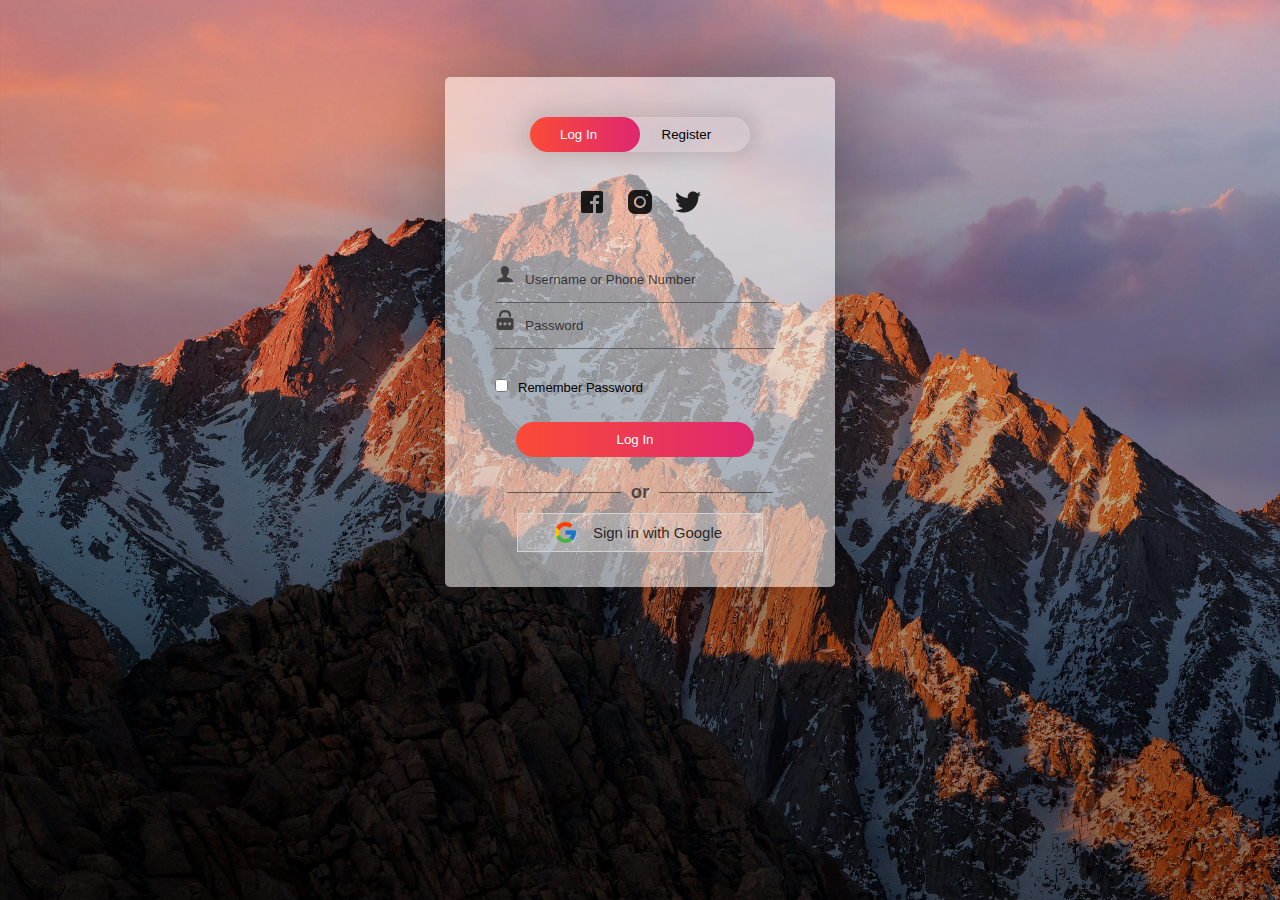
<file: login.html>
<!DOCTYPE html>
<html>
<head>
	<link rel="shortcut icon" type="png" href="images/icon/favicon.png">
	<title>Login SignUp</title>
	<link rel="stylesheet" type="text/css" href="loginStyle.css">
	<script src="https://ajax.googleapis.com/ajax/libs/jquery/3.4.1/jquery.min.js"></script>

  <!-- It will redirect to the Home Page after submitting the form -->
  <script>
  $(document).ready(function(){
    $("form").submit(function(){
      alert("Great Job !");
    });
  });
  </script>
</head>
<body>
		<div class="form-box">
			<div class="button-box">
				<div id="btn"></div>
				<button type="button" class="toggle-btn" id="log" onclick="login()" style="color: #fff;">Log In</button>
				<button type="button" class="toggle-btn" id="reg" onclick="register()">Register</button>
			</div>
			<div class="social-icons">
				<img src="images/icon/fb2.png">
				<img src="images/icon/insta2.png">
				<img src="images/icon/tt2.png">
			</div>
			
			<!-- Login Form -->
			<form id="login" class="input-group" action="index.html">
				<div class="inp">
					<img src="images/icon/user.png"><input type="text" id="email" class="input-field" placeholder="Username or Phone Number" style="width: 88%; border:none;" required="required">
				</div>
				<div class="inp">
					<img src="images/icon/password.png"><input type="password" id="password" class="input-field" placeholder="Password" style="width: 88%; border: none;" required="required">
				</div>
				<input type="checkbox" class="check-box">Remember Password
				<button type="submit" class="submit-btn">Log In</button>
			</form>


			<div class="other" id="other">
				<div class="instead">
					<h3>or</h3>
				</div>
				<button class="connect" onclick="google()">
					<img src="images/icon/google.png"><span>Sign in with Google</span>
				</button>
			</div>
			
			<!-- Registration Form -->
			<form id="register" class="input-group">
				<input type="text" class="input-field" placeholder="Full Name" required="required">
				<input type="email" class="input-field" placeholder="Email Address" required="required">
				<input type="password" class="input-field" placeholder="Create Password" name="psame" required="required">
				<input type="password" class="input-field" placeholder="Confirm Password" name="psame" required="required">
				<input type="checkbox" class="check-box" id="chkAgree" onclick="goFurther()">I agree to the Terms & Conditions
				<button type="submit" id="btnSubmit" class="submit-btn reg-btn">Register</button>
			</form>
		</div>
		<script type="text/javascript" src="script.js"></script>
</body>
</html>
</file>
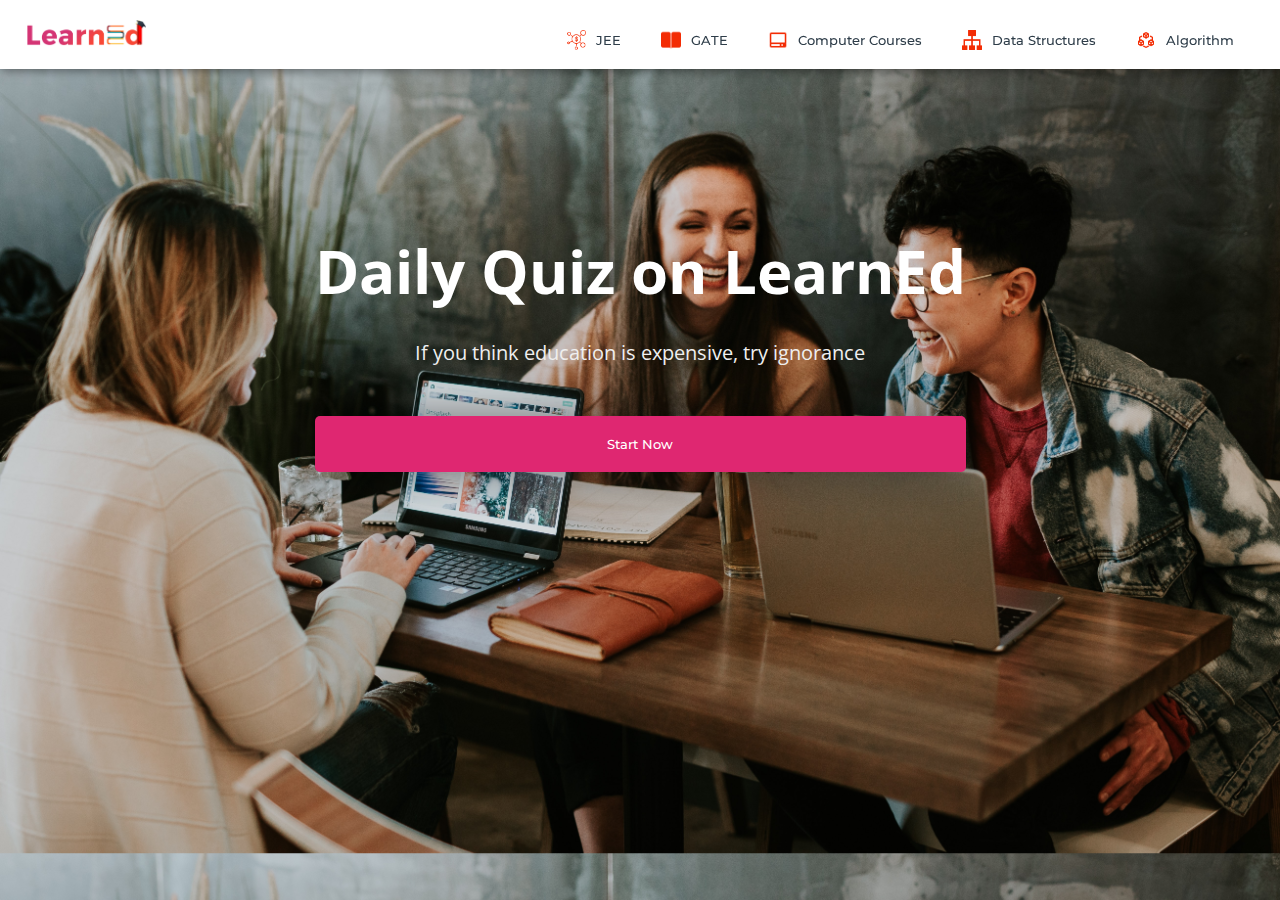
<file: subjects/quiz.html>
<!DOCTYPE html>
<html>
<head>
	<link rel="shortcut icon" type="png" href="../images/icon/favicon.png">
	<title>Quiz on LearnEd</title>
	<link rel="stylesheet" type="text/css" href="quizStyle.css">
	<script type="text/javascript" src="../script.js"></script>
</head>
<body>
	
<!-- NAVIGATION -->
	<header>
		<div class="nav" id="nav">
			<div id="learned-logo">
			<a href="../index.html"><img src="../images/icon/logo.png" style="width: 120px;"></a></div>
			<div class="switch-tab" id="switch-tab" onclick="switchTAB()"><img src="../images/icon/menu.png"></div>
			<ul id="list-switch">
				<li><a href="jee.html"><img src="../images/courses/d1.png" class="icon">JEE</a></li>
				<li><a href="gate.html"><img src="../images/courses/paper.png" class="icon">GATE</a></li>
				<li><a href="computer_courses.html"><img src="../images/courses/computer.png" class="icon">Computer Courses</a></li>
				<li><a href="computer_courses.html#data"><img src="../images/courses/data.png" class="icon">Data Structures</a></li>
				<li><a href="computer_courses.html#algo"><img src="../images/courses/algo.png" class="icon">Algorithm</a></li>
				
			</ul>
			<div class="search" id="search-switch">
				<input type="search" placeholder="Search" class="srch"><button id="srchbtn"><img src="../images/icon/search.png"></button>
			</div>
		</div>
	</header>
	

<!-- MAIN Heading of Page -->
	<div class="title" id="title">
		<span>Daily Quiz on LearnEd</span>
		<div class="shortdesc"><br>
			<p>If you think education is expensive, try ignorance</p>
		</div>
		<button onclick="startquiz()">Start Now</button>
	</div>


<div class="panel" id="panel">
	
	<div class="left-side" id="left">
		<ul>
			<li onclick="quizt(1)">HOME</li>
			<li onclick="quizt(2)">JEE Mains</li>
			<li onclick="quizt(3)">JEE Advanced</li>
			<li onclick="quizt(4)">GATE</li>
			<li onclick="quizt(5)">C/C++</li>
			<li onclick="quizt(6)">Java</li>
			<li onclick="quizt(7)">Python</li>
			<li onclick="quizt(8)">JavaScript</li>
			<li onclick="quizt(9)">Data Structures</li>
			<li onclick="quizt(10)">Algorithm</li>
			<li onclick="quizt(11)">Interview Questions</li>
		</ul>
	</div>

	<div class="right-side" id="right">
		<div id="quiz-container">
			
			<div id="f1"><div class="quiz-frame main-frame"></div></div>

			<div id="f2"><iframe class="quiz-frame" src="https://docs.google.com/forms/d/e/1FAIpQLSe3hXLPuiQGqj1n3IeeAzM8YLNpgJIIk_zfteoEdWka4X3wxQ/viewform?embedded=true" frameborder="0" marginheight="0" marginwidth="0">Loading…</iframe></div>
			
			<div id="f3"><iframe class="quiz-frame" src="https://docs.google.com/forms/d/e/1FAIpQLSeVTLsd_AqZGpbIMnZRm20OKrjjiYSirWBjfCHpWtAsMQU--g/viewform?embedded=true" frameborder="0" marginheight="0" marginwidth="0">Loading…</iframe></div>
			
			<div id="f4"><iframe class="quiz-frame" src="https://docs.google.com/forms/d/e/1FAIpQLSdjSKZhQp5jqqR34zD_uWMtgXr18F9pdK6YqcafLSP6J7VZjw/viewform?embedded=true" frameborder="0" marginheight="0" marginwidth="0">Loading…</iframe></div>

			<div id="f5"><iframe class="quiz-frame" src="https://docs.google.com/forms/d/e/1FAIpQLSe1xs1-41MAbLN7KkXrJwtGdbl5ydxe_vX_nmFRjf6c0wtYkA/viewform?embedded=true"  frameborder="0" marginheight="0" marginwidth="0">Loading…</iframe></iframe></div>
			
			<div id="f6"><iframe class="quiz-frame" src="https://docs.google.com/forms/d/e/1FAIpQLSdHFDm_BakVxro_zJI78OF2OLJpXgDzzaAVMHD9hptWlXBSpA/viewform?embedded=true" frameborder="0" marginheight="0" marginwidth="0">Loading…</iframe></div>
			
			<div id="f7"><iframe class="quiz-frame" src="https://docs.google.com/forms/d/e/1FAIpQLSdgD7yFEJtqpkImDiLAaQ7w9VcsO688gr1V3Gl7FqwM5yXtWQ/viewform?embedded=true" frameborder="0" marginheight="0" marginwidth="0">Loading…</iframe></div>

			<div id="f8"><iframe class="quiz-frame" src="https://docs.google.com/forms/d/e/1FAIpQLSchDBnai_Aup7YFJQegg4z-qoB338p010VgZRxBYDT17xoRew/viewform?embedded=true" frameborder="0" marginheight="0" marginwidth="0">Loading…</iframe></div>

			<div id="f9"><iframe class="quiz-frame" src="https://docs.google.com/forms/d/e/1FAIpQLSfY5oIAz4R9Ty-LBpx7h4th6OJ0-RkrxIlLslRV4NjwwW8_uw/viewform?embedded=true" frameborder="0" marginheight="0" marginwidth="0">Loading…</iframe></div>
			
			<div id="f10"><iframe class="quiz-frame" src="https://docs.google.com/forms/d/e/1FAIpQLSflwS89sG7H98J9vFgFqJgsKaZ5gpq3yUlOiW3up7RQQ-qRnw/viewform?embedded=true" frameborder="0" marginheight="0" marginwidth="0">Loading…</iframe></div>

			<div id="f11"><iframe class="quiz-frame" src="https://docs.google.com/forms/d/e/1FAIpQLSe_aS8-CMNFdUzI1UE73zahC2bmMwJkmB6FJXPIeKbLIBqB4Q/viewform?embedded=true" frameborder="0" marginheiclass="quiz-frame" ght="0" marginwidth="0">Loading…</iframe></div>

		</div>
	</div>

</div>

	<script type="text/javascript" src="../script.js"></script>
</body>
</html>
</file>
<file: loginStyle.css>
* {
	margin: 0;
	padding: 0;
	font-family: sans-serif;
}

body {
	background-image: linear-gradient(rgba(0,0,0,0),rgba(0,0,0,0.5)),url("images/extra/backwallpaper.jpg");
	background-size: cover;
	background-attachment: fixed;
	display: flex;
	justify-content: center;
}
.logo {
	display: flex;
	justify-content: center;
}
.logo img {
	width: 100px;
}
.form-box
{
	width: 380px;
	height: 500px;
	position: relative;
	margin: 6% auto;
	background: #fff8;
	padding: 5px;
	border-radius: 5px;
	overflow: hidden;
	box-shadow: 0px 0px 100px rgba(0,0,0,0.4);
}

.button-box
{
	width: 220px;
	margin: 35px auto;
	position: relative;
	box-shadow: 0 0 20px 9px rgba(0,0,0,.1);
	border-radius: 30px;
}

.toggle-btn
{
	padding: 10px 30px;
	cursor: pointer;
	background: transparent;
	position: relative;
	border: 0;
	outline: none;
}

#btn
{
	top: 0;
	left: 0;
	position: absolute;
	width: 110px;
	height: 100%;
	background: linear-gradient(to right, #FA4B37, #DF2771);
	border-radius: 30px;
	transition: 0.5s;
}
.social-icons
{
	margin: 30px auto;
	text-align: center;
}
.social-icons img
{
	width: 30px;
	margin: 0 7px;
	cursor: pointer;
	opacity: 0.85;
}

.input-group
{
	top: 180px;
	position: absolute;
	width: 280px;
	transition: .5s;
	font-size: 13px;
	color: #010101;
}
.inp {
	border-bottom: 1px solid rgba(0,0,0,0.4);
	justify-content: center;
}
.inp img{
	width: 20px;
	padding-right: 10px;
}
.input-field
{
	width: 100%;
	padding: 10px 0;
	margin: 5px 0;
	border-left: 0;
	border-right: 0;
	border-top: 0;
	border-bottom: 1px solid rgba(0,0,0,0.4);
	outline: none;
	background: transparent;
	color: rgba(0,0,0);
}
::placeholder { /* Chrome, Firefox, Opera, Safari 10.1+ */
	color: rgba(0,0,0,0.7);
	/*opacity: 1;  Firefox */
}
#register .input-field {
	color: rgba(0,0,0,0.8);
}
.submit-btn
{
	width: 85%;
	padding: 10px 30px;
	cursor: pointer;
	display: block;
	margin: auto;
	background: linear-gradient(to right, #FA4B37, #DF2771);
	color: #fff;
	border: 0;
	outline: none;
	border-radius: 30px;
}

.reg-btn {
	background: lightgray;
}
.check-box
{
	cursor: pointer;
	margin: 30px 10px 30px 0;
}

.instead {
	margin-top: 10px;
}
.instead h3 {
    overflow: hidden;
    text-align: center;
    color: rgba(0,0,0,0.6);
}
.instead h3:before,
.instead h3:after {
    background-color: rgba(0,0,0,0.5);
    content: "";
    display: inline-block;
    height: 1px;
    position: relative;
    vertical-align: middle;
    width: 50%;
}
.instead h3:before {
    right: 0.5em;
    margin-left: -50%;
}
.instead h3:after {
    left: 0.5em;
    margin-right: -50%;
}
span
{
	color: rgba(0,0,0,0.8);
	font-size: 12px;
}

#login
{
	left: 50px;
}
#register
{
	left: 450px;
}

.other {
	display: grid;
	justify-content: center;
	margin-top: 250px;
}

.connect {
	display: flex;
	margin: 10px;
	padding: 0px 30px;
	align-items: center;
	text-align: center;
	justify-content: center;
	border: 1px solid lightgray;
	cursor: pointer;
	outline: none;
	/*border-radius: 10px;*/
	background: #fff3;
}
.connect:hover {
	background: #fff8;
}
.connect img {
	padding: 5px;
	width: 25px;
}
.connect span {
	padding: 10px;
	font-size: 15px;
}
</file>
<file: subjects/quizStyle.css>
@import url('https://fonts.googleapis.com/css?family=Montserrat:500&display=swap');
@import url('https://fonts.googleapis.com/css?family=Dancing+Script&display=swap');
@import url('https://fonts.googleapis.com/css?family=Open+Sans&display=swap');

* {
	box-sizing: border-box;
	margin: 0;
	padding: 0;
}
html {
	scroll-behavior: smooth;
}
body {
	background: url(../images/extra/b1.jpg);
	background-size: cover;
	font-family: 'Open Sans', sans-serif;
}

/*Styling SCROLLBAR*/
::-webkit-scrollbar {
  width: 5px;
}
::-webkit-scrollbar-thumb {
  background: #FA4B37;
  border-radius: 5px;
}
::-webkit-scrollbar-thumb:hover {
  background: #DF2771; 
}

/*NAVIGATION BAR*/
.nav
{
	width: 100%;
	background-color: #fff;
	display: flex;
	flex-wrap: wrap;
	justify-content: space-between;
	align-items: center;
	padding: 20px 2%;
	position: fixed;
	top: 0px;
	z-index: 10;
	box-shadow: 1px 1px 10px rgba(0,0,0,0.5);
}

.nav li, a, button
{
	float: left;
	font-family: "Montserrat", sans-serif;
	font-weight: 500;
	font-size: 13px;
	color: #2E3D49;
	display: block;
	text-decoration: none;
	text-align: center;
}

.nav ul li img {
	width: 20px;
	margin-right: 10px;
	transform: translateY(5px);
	padding-top: 5px;
}

.nav ul li 
{
	list-style: none;
	display: inline-block;
	padding: 0px 20px;
}

.nav ul li a
{
	transition: all 0.3s ease 0s;
}

.nav ul li a:hover
{
	color: #FA4B37;
}

.nav button
{
	padding: 9px 25px;
	background: linear-gradient(to right, #FA4B37, #DF2771);
	color: #fff;
	border: none;
	border-radius: 5px;
	cursor: pointer;
	outline: none;
	transition: all 0.3s ease 0s;
}
#srchbtn {
	padding: 9px 20px;
}
#srchbtn img {
	width: 15px;
	filter: brightness(100);
}

.nav button:hover
{
	opacity: .9;
}
.nav .search
{
	float: right;
}
.nav .search .srch
{
	font-size: 13px;
	width: 300px;
	border: none;
	outline: none;
	border-bottom: 2px solid #FA4B37;
	padding: 9px;
}

.nav .search button
{
	margin-right: 5px;
	float: right;
	margin-left: 10px;
}
.nav .switch-tab {
	cursor: pointer;
	visibility: hidden;
}
.nav .switch-tab img {
	width: 20px;
}
.nav .check-box {
	cursor: pointer;
	visibility: hidden;
}

/*TITLE*/
.title {
	margin-top: 18%;
	display: grid;
	justify-content: center;
	align-items: center;
}
.title span{
	font-weight: 700;
	font-family: 'Open Sans', sans-serif;
	font-size: 60px;
	/*color: #2E3D49;*/
	color: #fff;
}
.title .shortdesc {
	font-family: 'Open Sans', sans-serif;
	font-size: 20px;
	color: #efefef;
	margin-bottom: 50px;
	text-align: center;
	/*display: none;*/
}

.title button {
	padding: 20px 2%;
	border: none;
	border-radius: 5px;
	color: #fff;
	background: #DF2771;
	outline: none;
	cursor: pointer;
	box-shadow: 0 0 50px rgba(0,0,0,0.5);
}
.title button:hover {
	box-shadow: 0 0 10px rgba(0,0,0,0.3);
}

/*PANEL*/
.panel {
	display: none;
	width: 100%;
	height: 100vh;
	position: fixed;
}
/*Different Topics Container*/
.left-side {
	background: #FFF;
	height: 100%;
	width: 25%;
	display: flex;
	justify-content: center;
	box-shadow: inset 0 0 20px rgba(0,0,0,0.7),
					0 0 30px rgba(0,0,0,0.5);
}

/*Google Form Container*/
.right-side {
	background: #fff;
	height: 100%;
	width: 75%;
}
.left-side ul {
	margin: 50px;
	margin-top: 150px;
}
.left-side li {
	list-style-type: none;
	cursor: pointer;
	color: #FA4B37;
	font-weight: 700;
	font-size: 1.2em;
	margin-bottom: 20px;
}
.left-side li:hover {
	color: #000;
	font-size: 1.5em;
	font-weight: 900;
	transition: .3s ease-in-out;
}

#quiz-container {
	margin-top: 80px;
	width: 100%;
	height: 100%;
}

.quiz-frame {
	width: 100%;
	height: 95vh;
	border: none;
}
.main-frame {
	background: url(../images/extra/quiz.jpg);
	background-size: cover;
	background-position: center;
}
.main-frame p {
	font-size: 5em;
	font-weight: 900;
	color: #2E3D49;
}


/*For Responsive Website*/
@media screen and (max-width: 1366px) {
	.search {
		display: none;
		margin-bottom: 10px;
	}
}

@media screen and (max-width: 1000px) {
	.nav ul, .nav .search {
		display: none;
	}
	.nav #learned-logo {
		transition: 1s ease;
		margin-left: 40%;
		transform: scale(1.5);
	}
	.nav ul li{
		width: 100%;
		margin-bottom: 5px;
	}
	.nav .switch-tab {
		visibility: visible;
	}
	.nav .check-box {
		visibility: visible;
	}
	.search {
		visibility: visible;
		margin: 30px;
		margin-top: 0px;
	}
}
</file>
